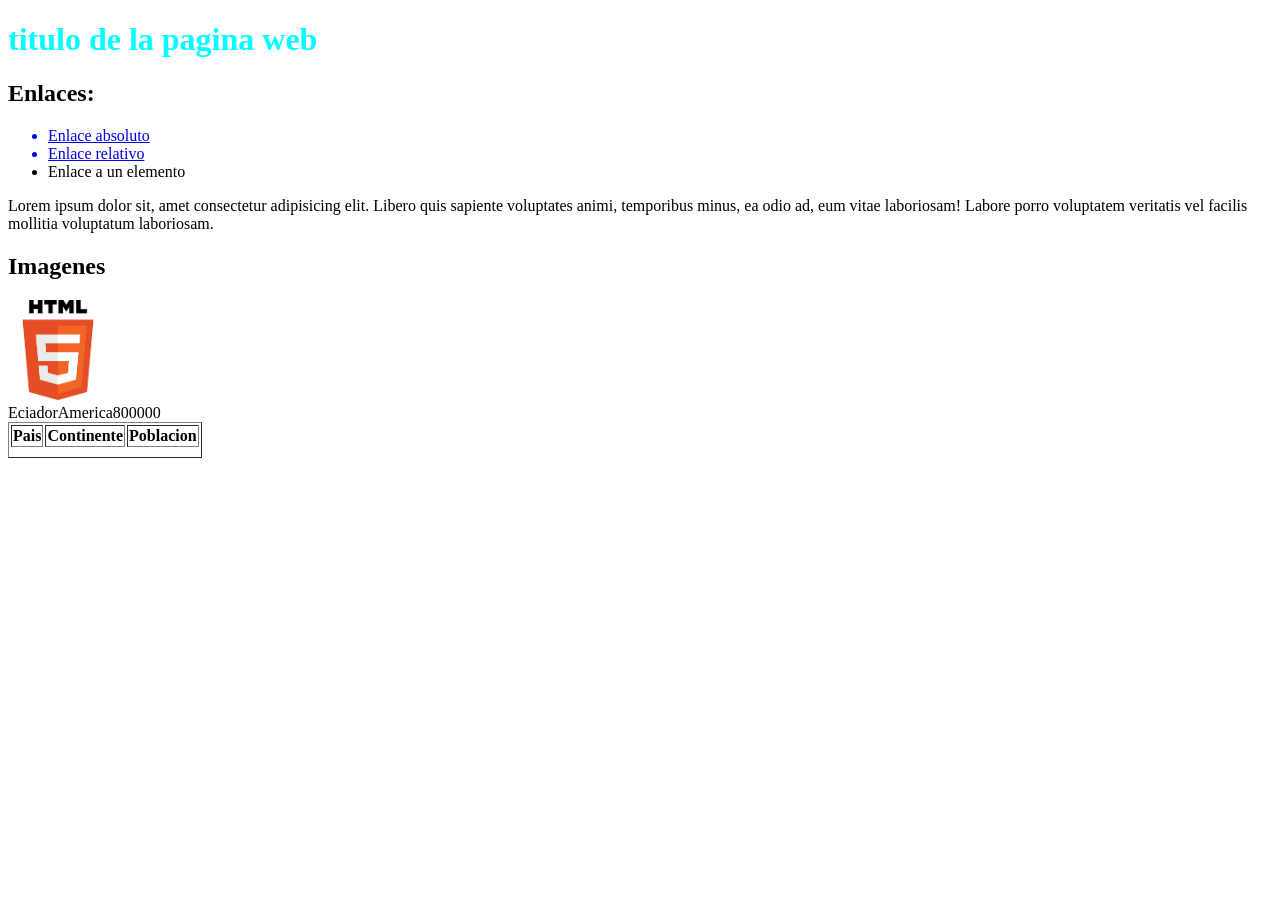
<file: index.html>
<!DOCTYPE html>
<htlm  lang= "en">
<head>
   <meta charset="UTF-8">
   <meta name="viewport" content="width=device-width, initial-scale=1.0">
   <title>Primera web</title>
</head>
<body>
</body>
<div>
   <header>
     <h1 style="color: aqua;" text-align:center; front-size:30px>titulo de la pagina web</h1>
     <!--etiqueta de tipo enlace
     existen tres tipos de enlaces:
     enlace absoluto-> permite hacer referencia a los recursos que estan dentro
     enlace relativo-> hace referencia a un recurso que esta dentro del 
     del documento html
     enlace a un elemento-> hace referencia a un  elemento del mismo documento donde trabaja mediate contenedores
     la etiqueta que vamos a utilizar es la etiqueta <a></a>-->
     <h2>Enlaces:</h2>
   <ul>
      <a href="https://youtu.be/UwgVgOxdcnc?si=MhQ94SbO9nate5Hi"target="_blank"><li>Enlace absoluto</li></a>
      <a href="vistas/contacto.html"><li>Enlace relativo</li></a>
      <a><li href="#personal">Enlace a un elemento</li></a>

   </ul>

   </header>
</div>

   <section id="personal">
      <p>
         Lorem ipsum dolor sit, amet consectetur 
         adipisicing elit. Libero quis sapiente voluptates animi, temporibus minus, ea odio ad, eum vitae laboriosam! Labore porro voluptatem veritatis vel facilis mollitia voluptatum laboriosam.
      </p>
   </section>
   <!--etiqueta de imagenes-->
   <section>
      <h2>Imagenes</h2>
      <img src="img/images.png" alt="Imagen html" title="Imagenes" width="100px" height="100px">
   </section>
   <!--tabla-->
   <section>
      <table border="1px solid">
            <thead>
               <th>Pais</th>
               <th>Continente</th>
               <th>Poblacion</th>
            </thead>
            <tbody>
               <tr>
               <tr>Eciador</tr>
               <tr>America</tr>
               <tr>800000</tr>
               </tr>
             </tbody>

      
      </table>
   </section>

  
</body>
</html>
</file>
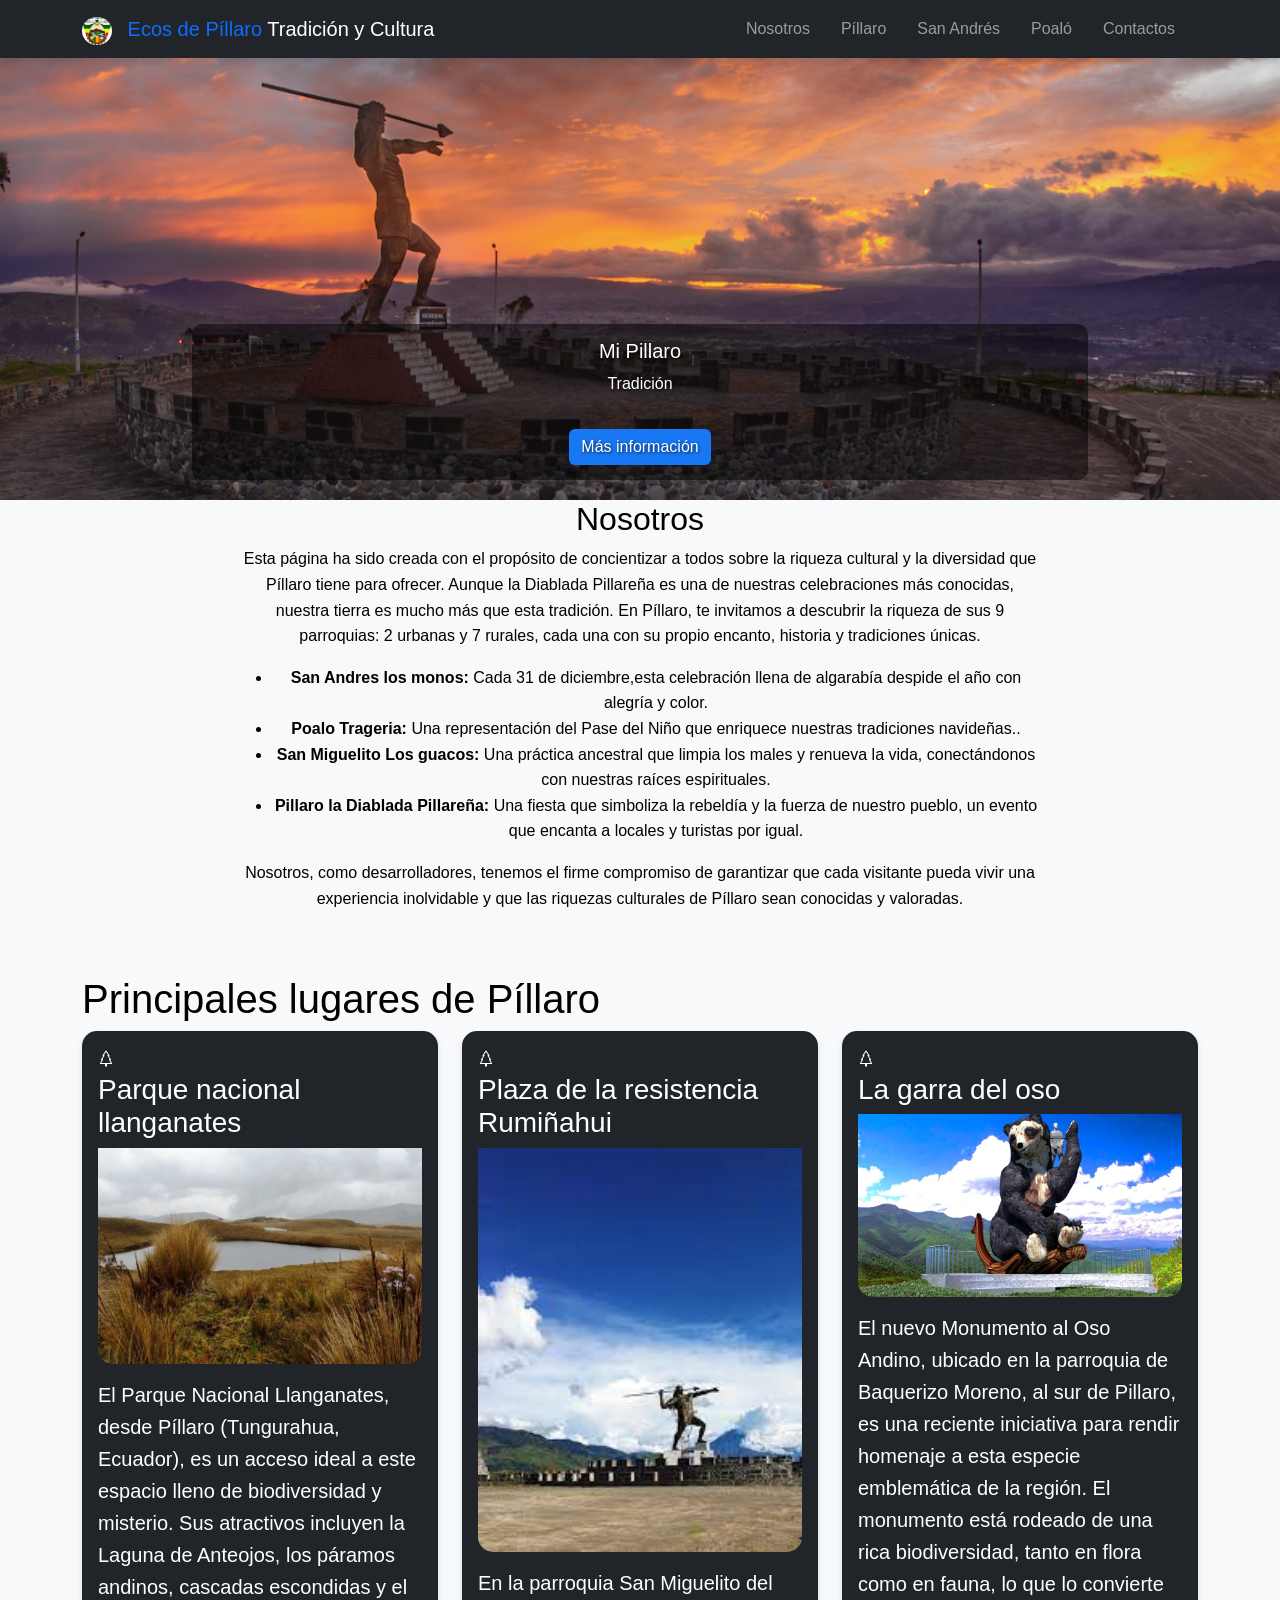
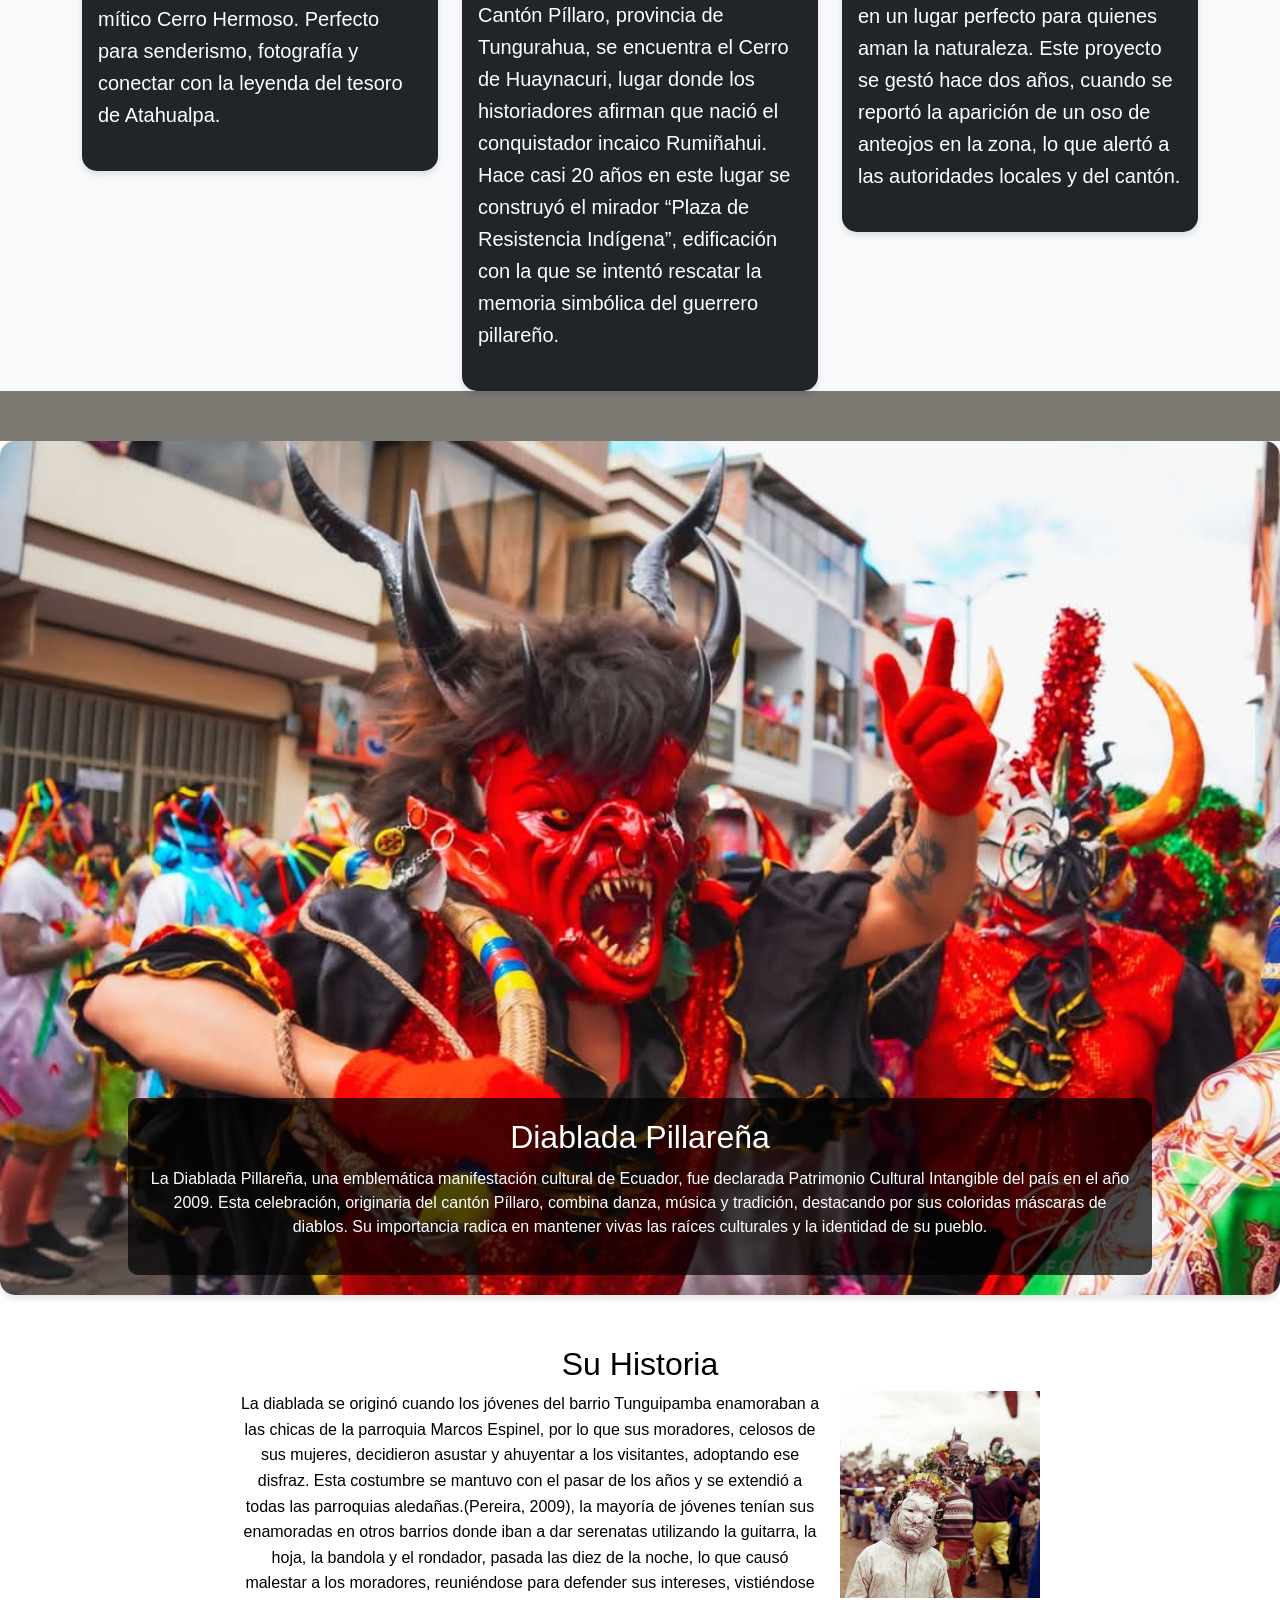
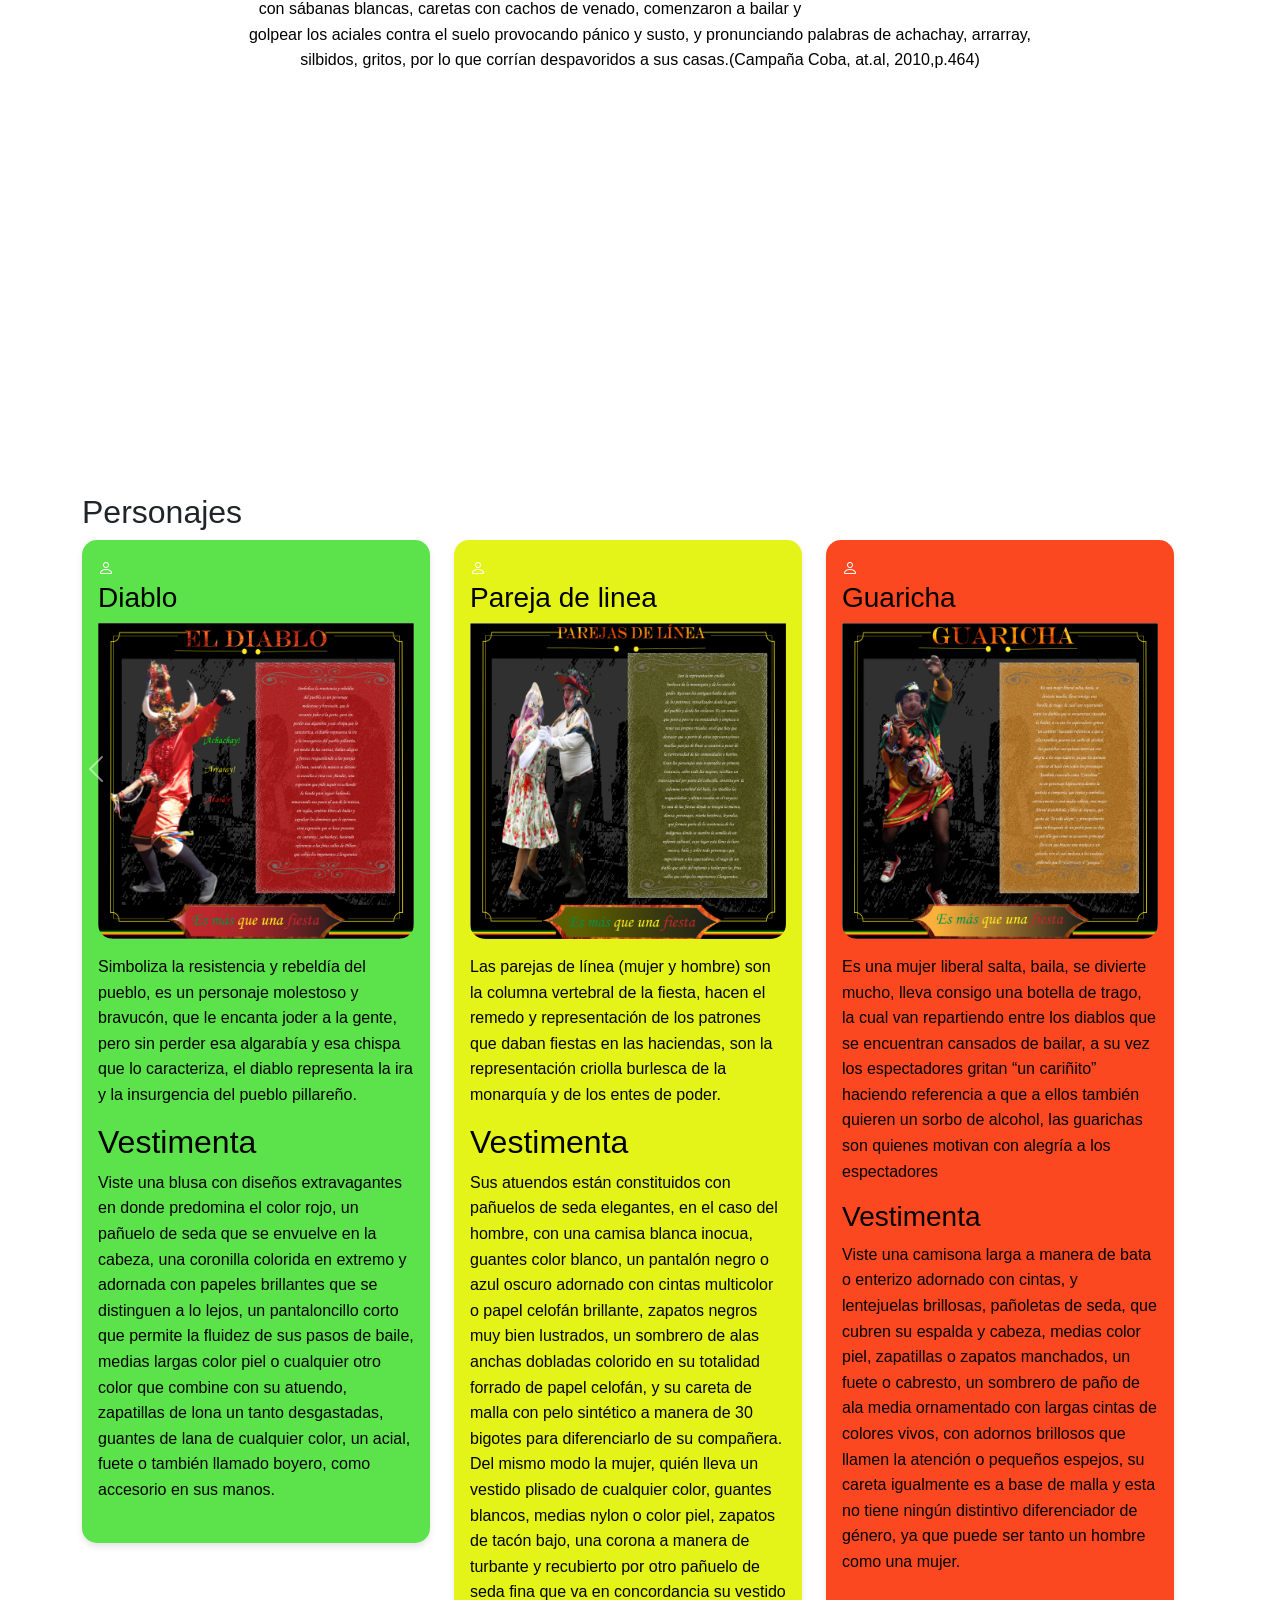
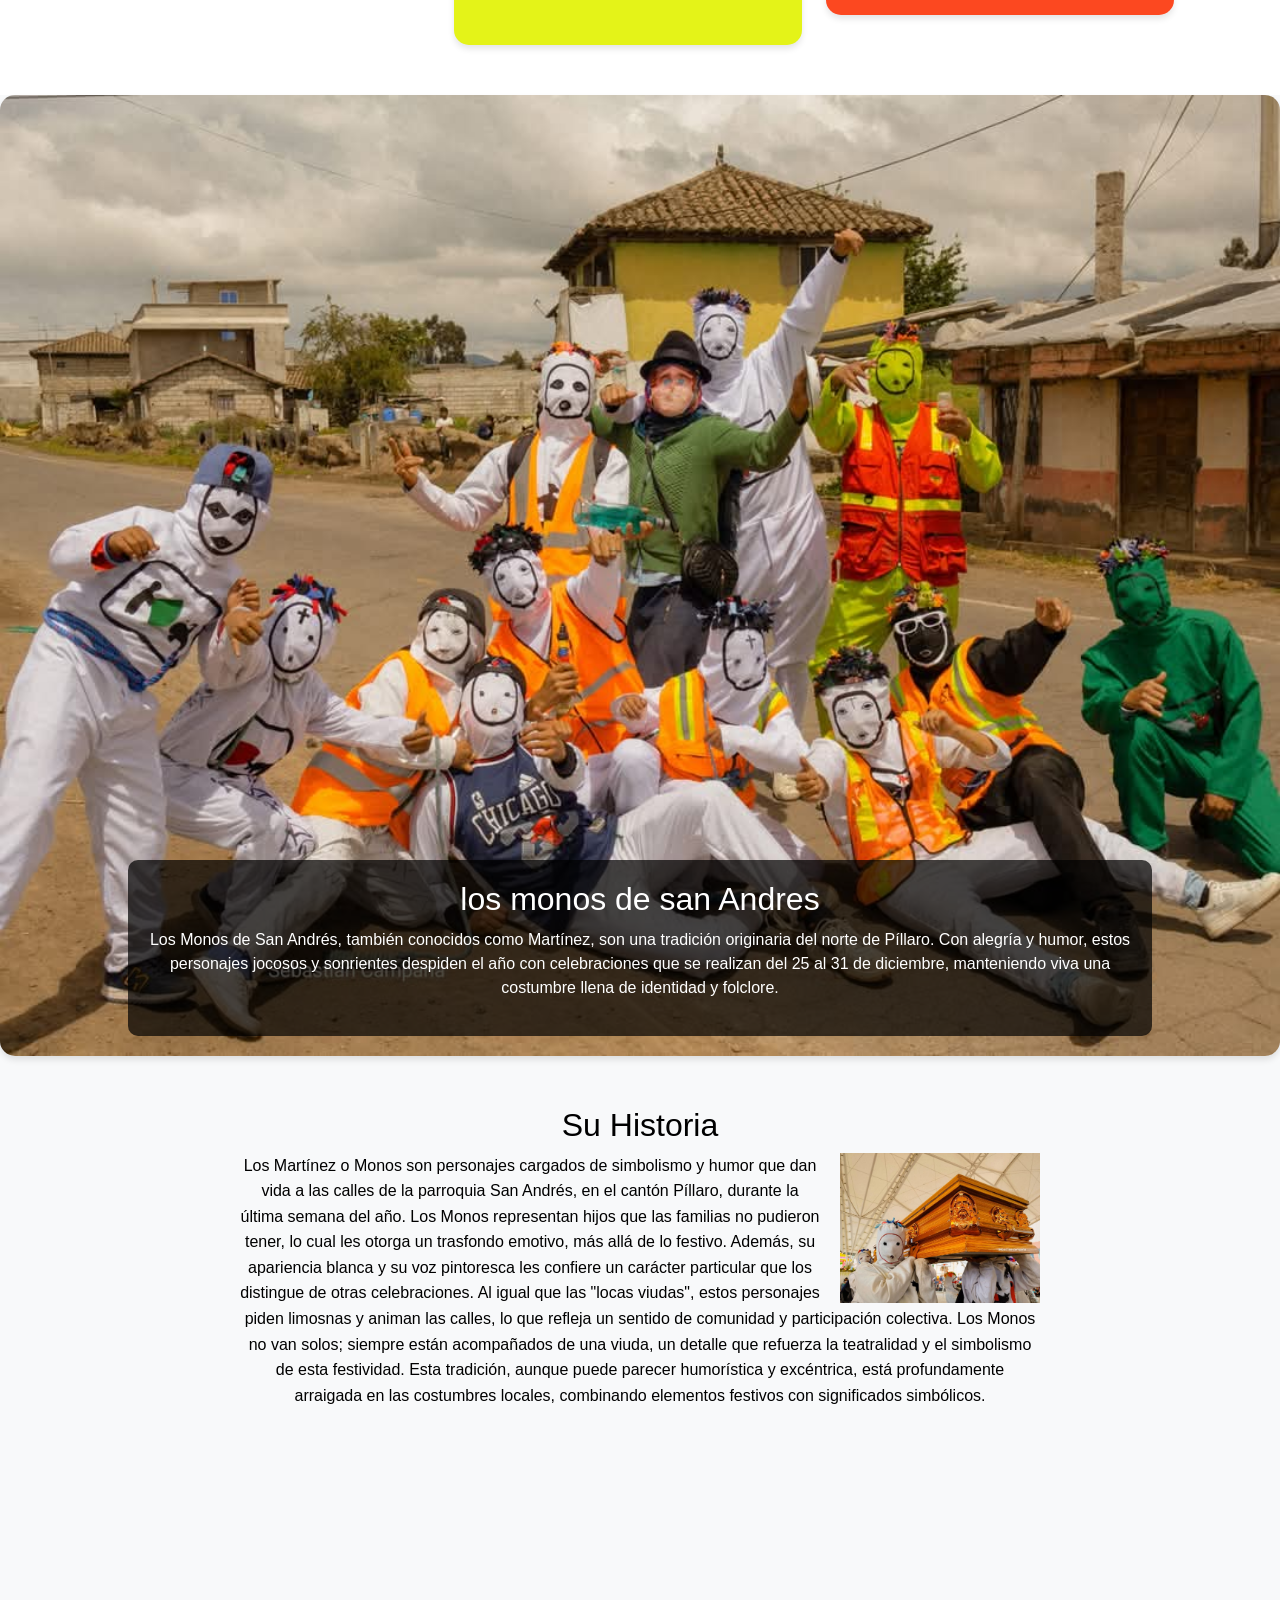
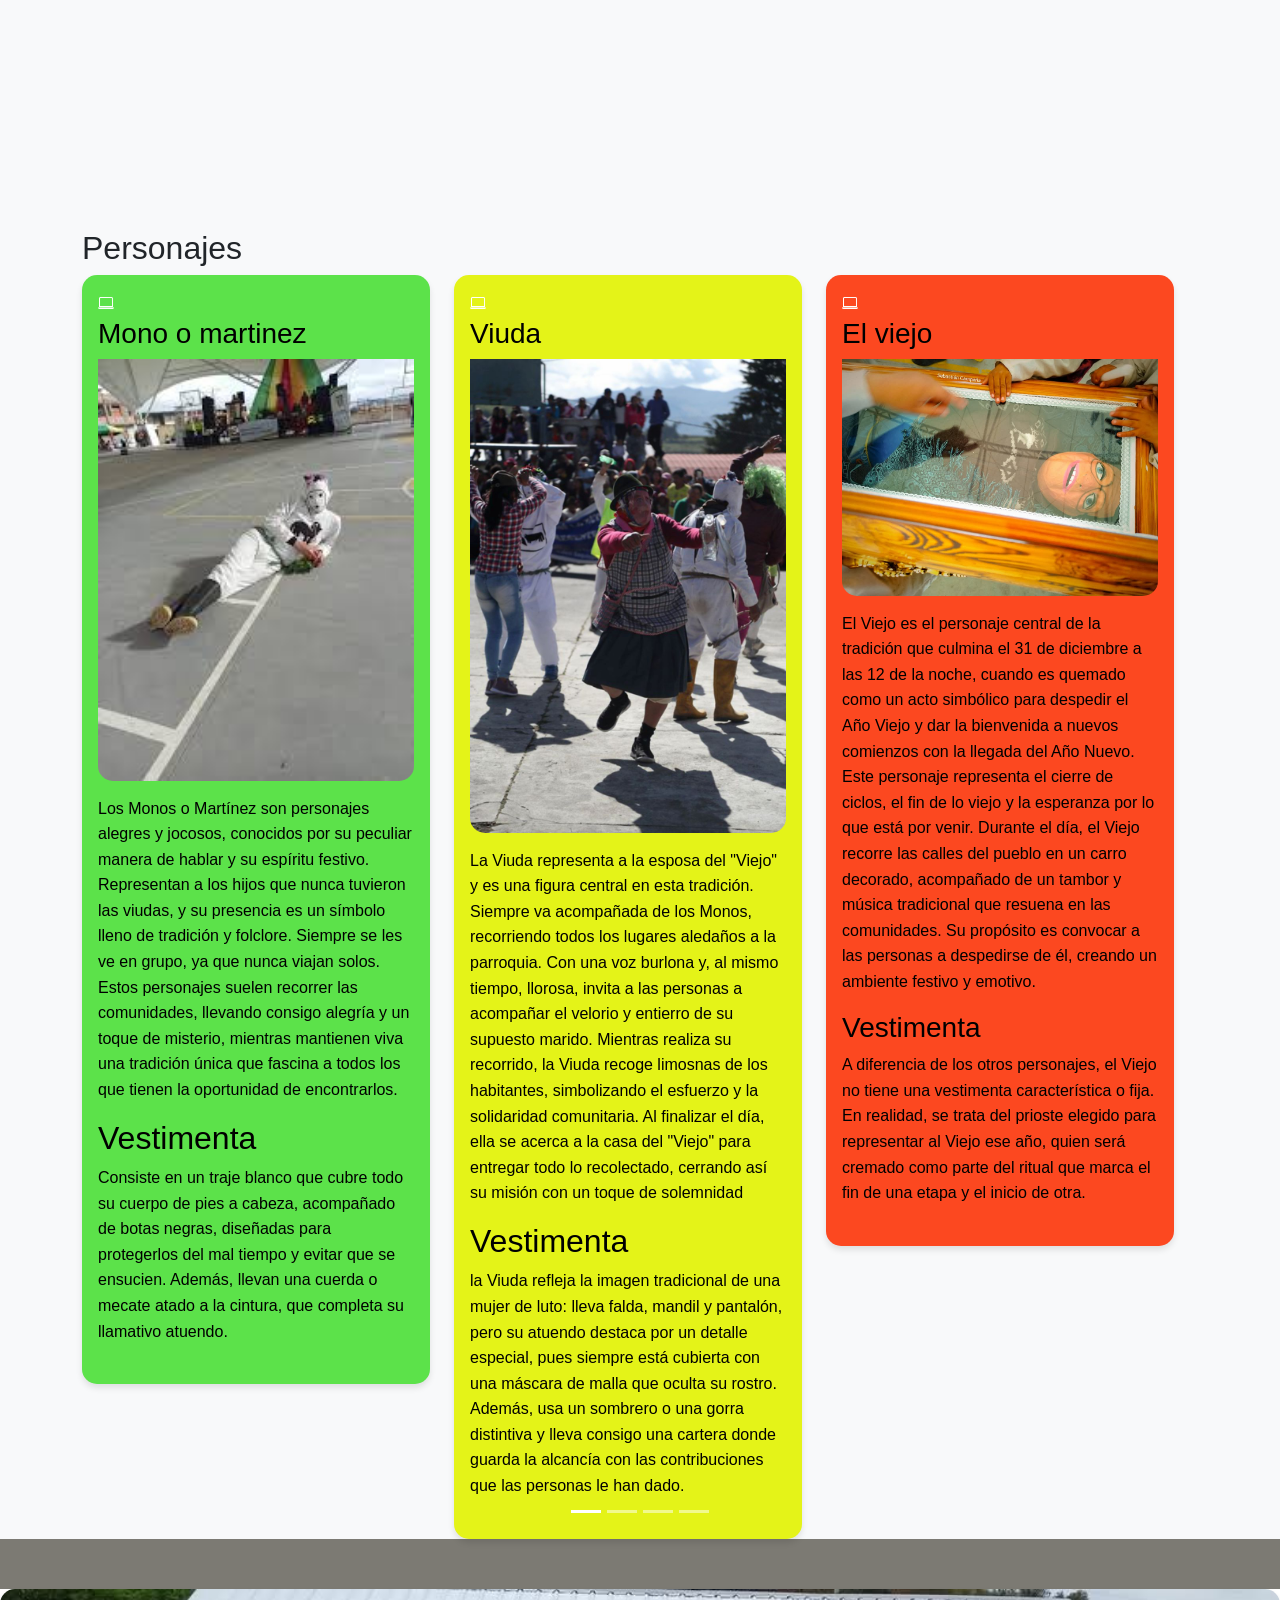
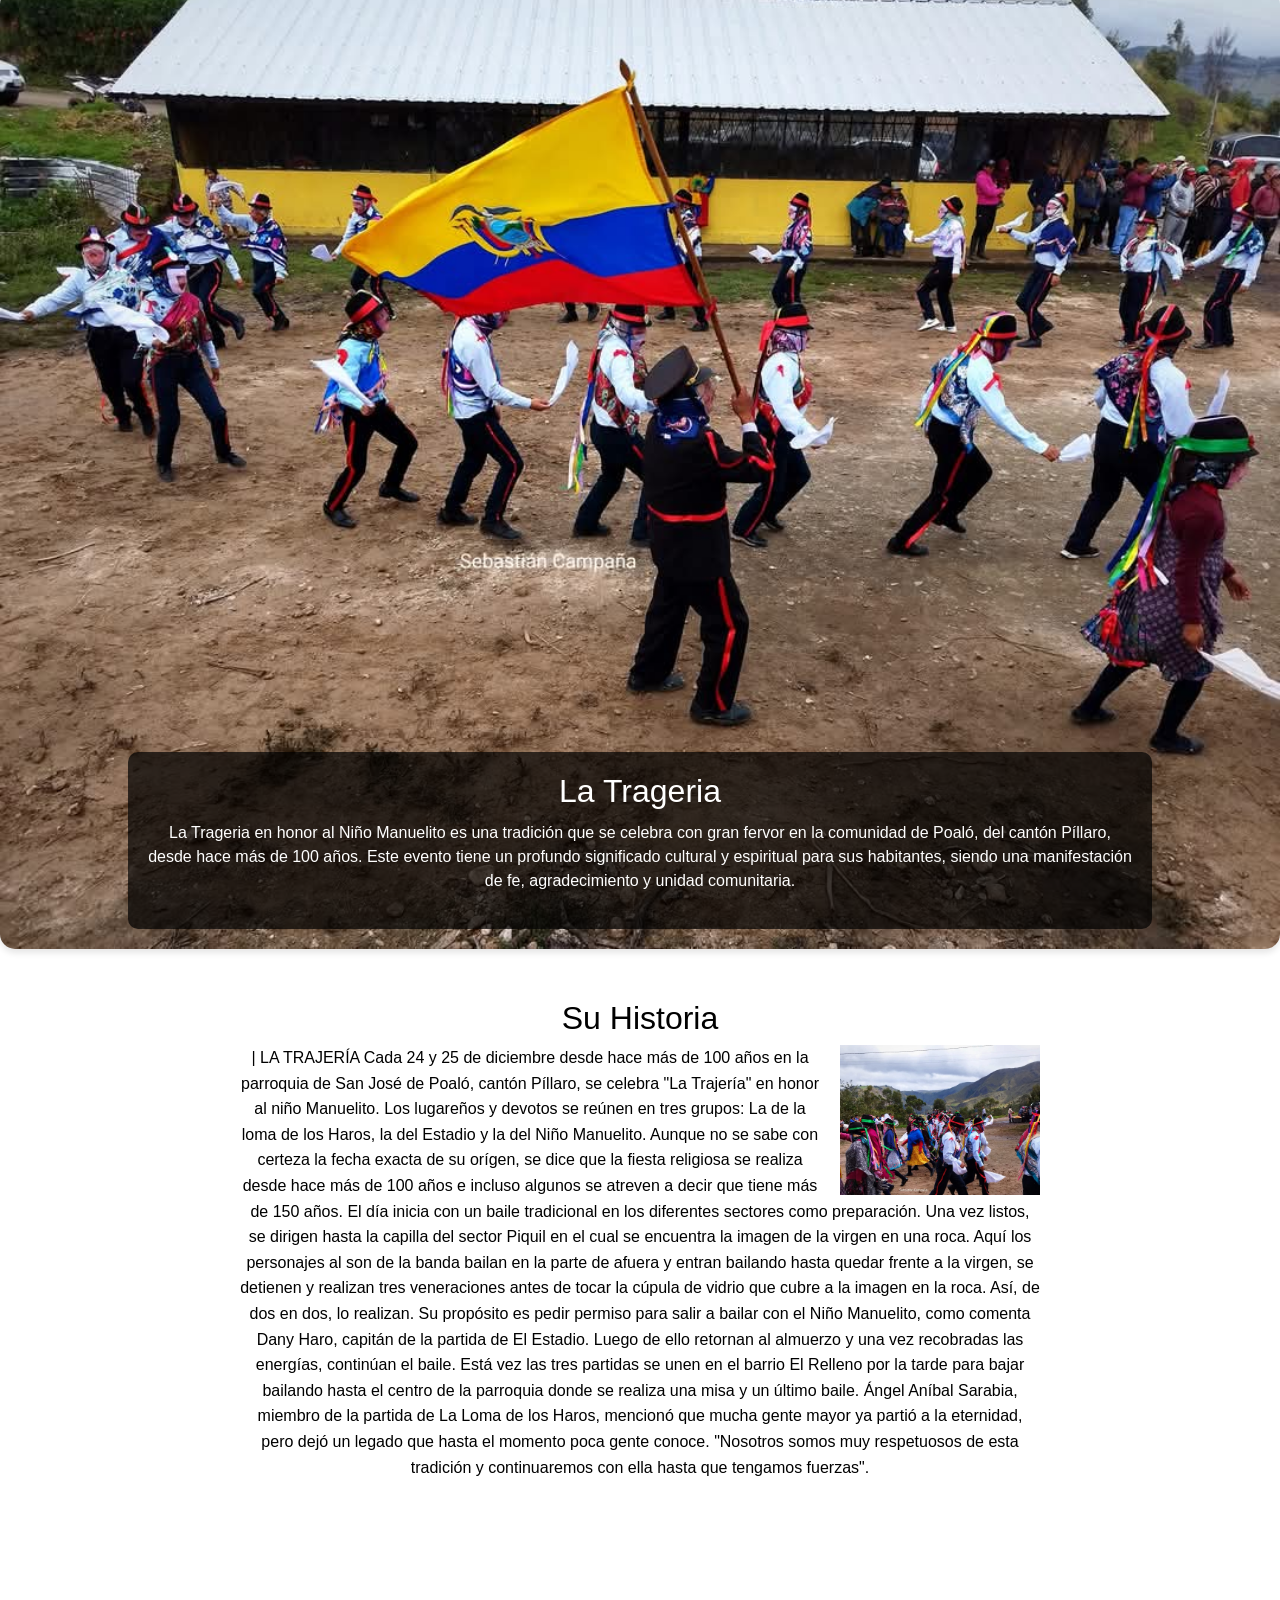
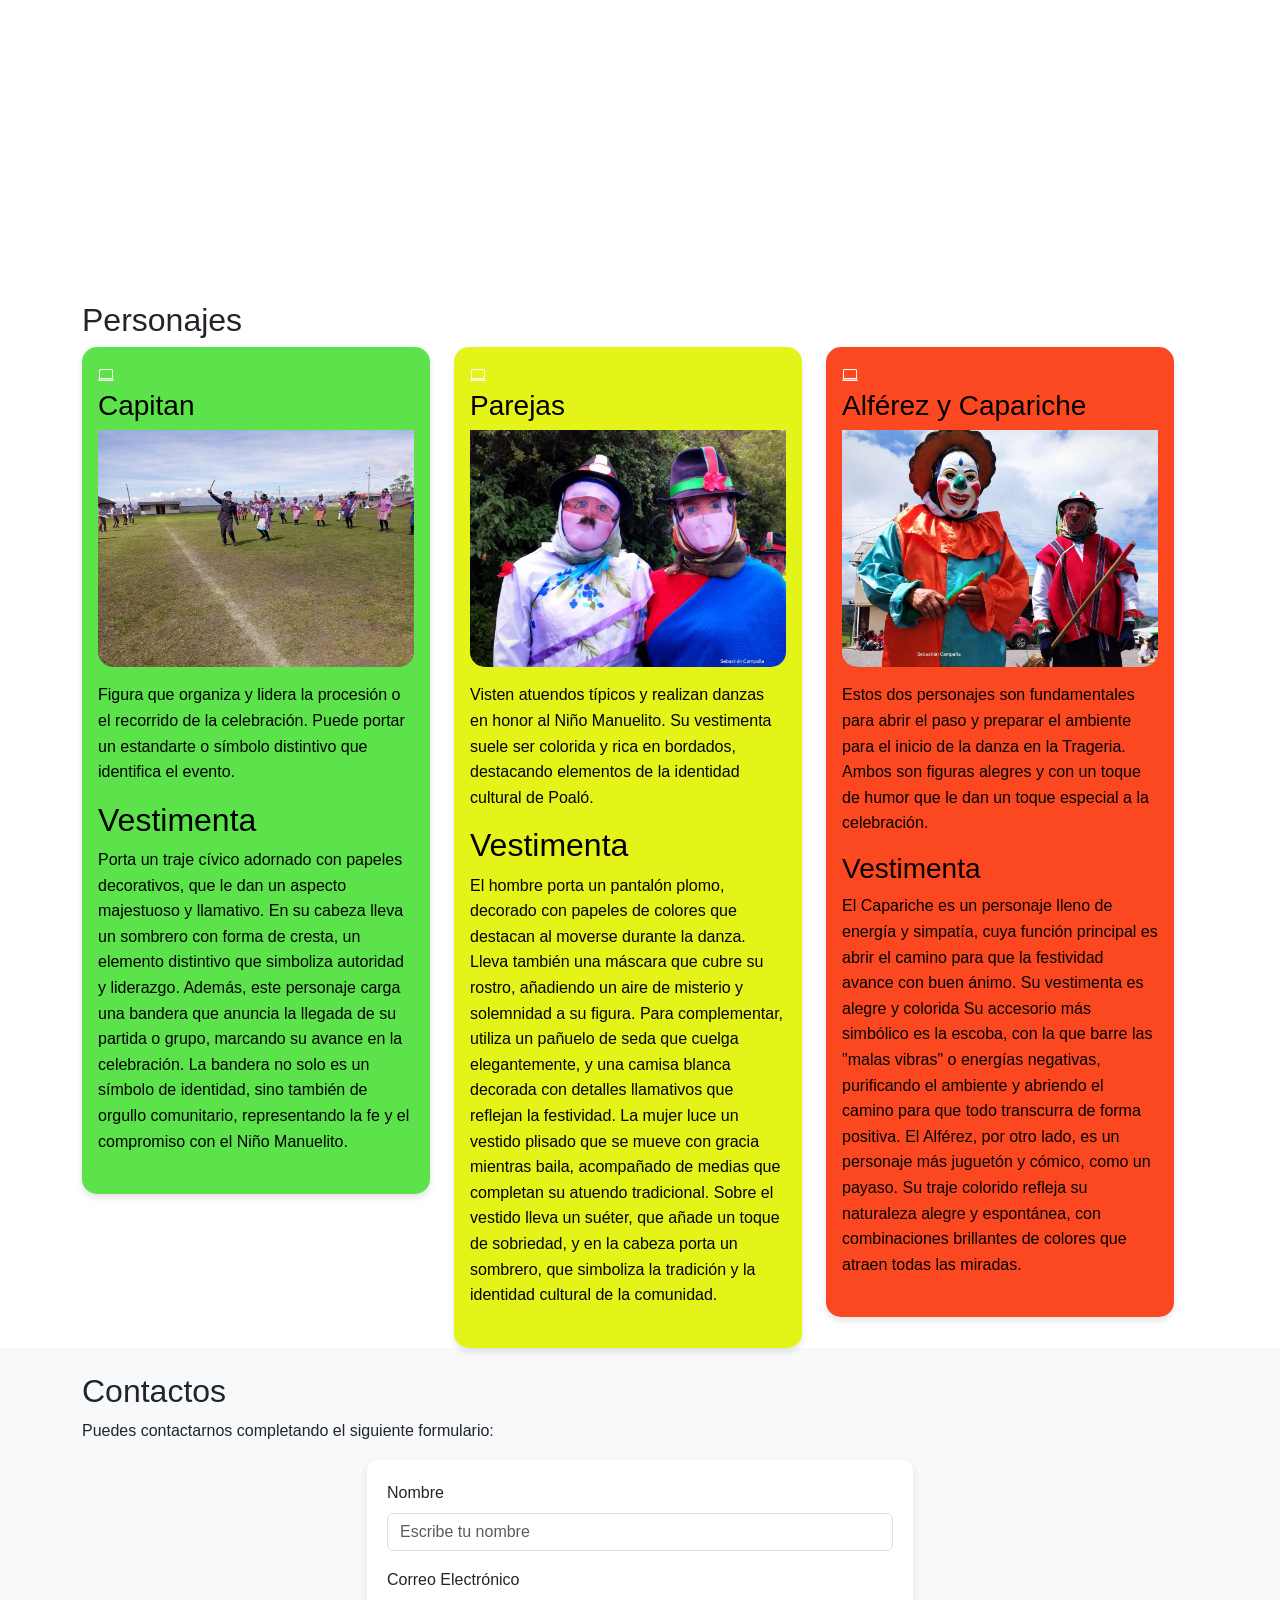
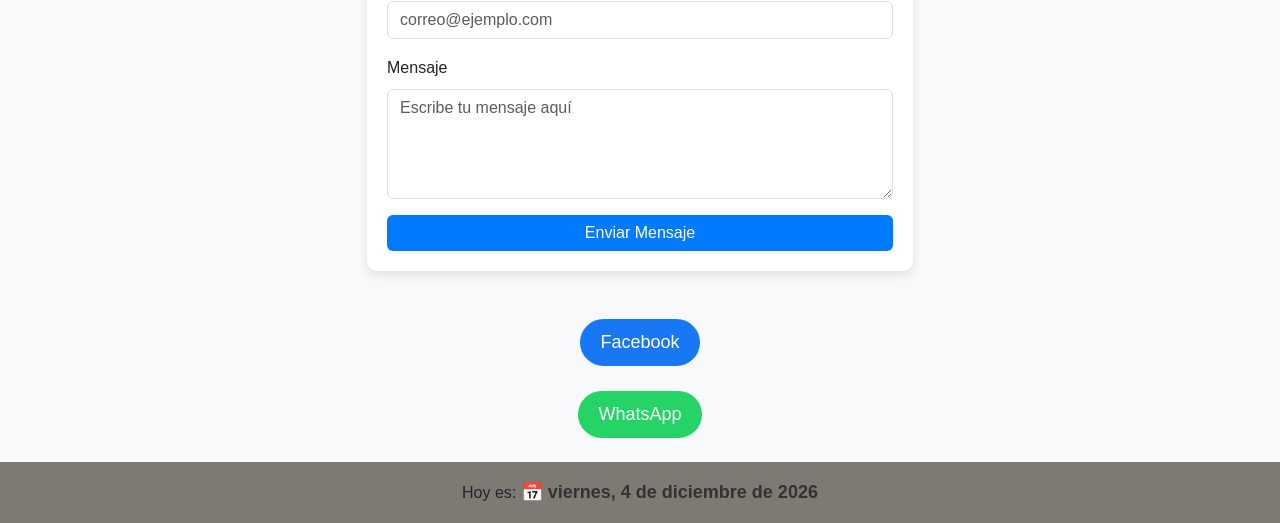
<file: diseño/index.html>
<!DOCTYPE html>
<html lang="es">
<head>
    <meta charset="UTF-8">
    <meta name="viewport" content="width=device-width, initial-scale=1.0">
    <title>Ecos de Píllaro Tradición y Cultura</title>
    <link href="https://cdn.jsdelivr.net/npm/bootstrap@5.3.3/dist/css/bootstrap.min.css" rel="stylesheet" integrity="sha384-QWTKZyjpPEjISv5WaRU9OFeRpok6YctnYmDr5pNlyT2bRjXh0JMhjY6hW+ALEwIH" crossorigin="anonymous">
<link rel="stylesheet" href="https://cdn.jsdelivr.net/npm/bootstrap-icons@1.7.2/font/bootstrap-icons.css">
    <link rel="stylesheet" href="style.css">
    
    
</head>
<body>

    
    <nav class="navbar navbar-expand-lg navbar-dark bg-dark fixed-top">
        <div class="container">
            <a href="#" class="navbar-brand">
                <img src="Pillaro/ESCUDO.jpg" alt="Escudo de Píllaro" width="30"> 
                <span class="text-primary">Ecos de Píllaro</span> Tradición y Cultura
            </a>
            <button class="navbar-toggler" type="button" data-bs-toggle="collapse" data-bs-target="#navbarS"
                aria-controls="navbarS" aria-expanded="false" aria-label="Toggle navigation">
                <span class="navbar-toggler-icon"></span>
            </button>
            <div class="collapse navbar-collapse" id="navbarS">
                <ul class="navbar-nav ms-auto mb-2 mb-lg-0">
                    <li class="nav-item"><a href="#nosotros" class="nav-link">Nosotros</a></li>
                    <li class="nav-item"><a href="#pillaro" class="nav-link">Píllaro</a></li>
                    <li class="nav-item"><a href="#san-andres" class="nav-link">San Andrés</a></li>
                    <li class="nav-item"><a href="#poalo" class="nav-link">Poaló</a></li>
                    <li class="nav-item"><a href="#contactos" class="nav-link">Contactos</a></li>
                </ul>
            </div>
        </div>
    </nav>
    <div id="carouselE" class="carousel slide" data-bs-ride="carousel">
        <div class="carousel-indicators">
            <button type="button" data-bs-target="#carouselE" data-bs-slide-to="0" class="active" aria-current="true"
                aria-label="slide 1"></button>
            <button type="button" data-bs-target="#carouselE" data-bs-slide-to="1" aria-label="slide 2"></button>
            <button type="button" data-bs-target="#carouselE" data-bs-slide-to="2" aria-label="slide 3"></button>
            <button type="button" data-bs-target="#carouselE" data-bs-slide-to="3" aria-label="slide 4"></button>
        </div>

        <div class="carousel-inner">
            <div class="carousel-item active">
                <img src="Pillaro/RUMINAHUI-2.webp" class="d-block w-100" alt="">
                <div class="carousel-caption">
                    <h5>Mi Pillaro</h5>
                    <p>Tradición</p>
                    <a href="https://www.youtube.com/watch?v=211QMQzpiok" class="btn btn-primary mt-3"
                        target="_blank">Más información</a>
                </div>
            </div>
            <div class="carousel-item">
                <img src="Pillaro/img 11.jpg" class="d-block w-100" alt="">
                <div class="carousel-caption">
                    <h5>Mi Pillaro</h5>
                    <a href="https://www.youtube.com/watch?v=211QMQzpiok" class="btn btn-primary mt-3"
                        target="_blank">Más información</a>
                </div>
            </div>
            <div class="carousel-item">
                <img src="Pillaro/img 4.jpg" class="d-block w-100" alt="">
                <div class="carousel-caption">
                    <h5>Mi Pillaro</h5>
                    <p>Cultura</p>
                    <a href="https://www.youtube.com/watch?v=211QMQzpiok" class="btn btn-primary mt-3"
                        target="_blank">Más información</a>
                </div>
            </div>
            <div class="carousel-item">
                <img src="Pillaro/Píllaro 70.jpg" class="d-block w-100" alt="">
                <div class="carousel-caption">
                    <h5>Mi Pillaro</h5>
                    <p>Vida</p>
                    <a href="https://www.youtube.com/watch?v=211QMQzpiok" class="btn btn-primary mt-3"
                        target="_blank">Más información</a>
                </div>
            </div>
        </div>
        <button class="carousel-control-prev" type="button" data-bs-target="#carouselE" data-bs-slide="prev">
            <span class="carousel-control-prev-icon" aria-hidden="true"></span>
            <span class="visually-hidden">Previous</span>
        </button>
        <button class="carousel-control-next" type="button" data-bs-target="#carouselE" data-bs-slide="next">
            <span class="carousel-control-next-icon" aria-hidden="true"></span>
            <span class="visually-hidden">Next</span>
        </button>

    
    <section id="nosotros" class="bg-light">
        <div class="container">
            <div class="row">
                <div class="col-md-12">
                    <div class="section-header text-center text-white pb-5">

                        <h2 class="text-black">Nosotros</h2>
                        <p class="text-black">
                            Esta página ha sido creada con el propósito de concientizar a todos sobre la riqueza
                            cultural y la diversidad que Píllaro tiene para ofrecer. Aunque la Diablada Pillareña es
                            una
                            de nuestras celebraciones más conocidas, nuestra tierra es mucho más que esta tradición.
                            En Píllaro, te invitamos a descubrir la riqueza de sus 9 parroquias: 2 urbanas y 7
                            rurales,
                            cada una con su propio encanto, historia y tradiciones únicas.
                        </p>
                        <ul class="text-black">
                            <li><b>San Andres los monos:</b> Cada 31 de diciembre,esta celebración llena de
                                algarabía
                                despide el año con alegría y color.</li>
                            <li><b>Poalo Trageria:</b> Una representación del Pase del Niño que enriquece
                                nuestras
                                tradiciones navideñas..</li>
                            <li><b>San Miguelito Los guacos:</b> Una práctica ancestral que limpia los males y
                                renueva la vida, conectándonos con nuestras raíces espirituales.</li>
                            <li><b>Pillaro la Diablada Pillareña:</b> Una fiesta que simboliza la rebeldía y la
                                fuerza de nuestro pueblo, un evento que encanta a locales y turistas por igual.</li>
                        </ul>
                        <p class="text-black">Nosotros, como desarrolladores, tenemos el firme compromiso de
                            garantizar
                            que cada visitante pueda vivir una experiencia inolvidable y que las riquezas culturales
                            de
                            Píllaro sean conocidas y valoradas.</p>
                    </div>
                </div>
            </div>
            <h1 class="text-black">Principales lugares de Píllaro</h1>
            <div class="row">
                <div class="col-12 col-md-12 col-lg-4">
                    <div class="card text-white text-start bg-dark pb-2">
                        <div class="card-body">
                            <i class="bi bi-tree"></i>
                            <h3 class="card-title">Parque nacional llanganates</h3>
                            <img src="Pillaro/llanganates.jpg" alt="150" width="150">
                            <p class="lead">
                                El Parque Nacional Llanganates, desde Píllaro (Tungurahua, Ecuador), es un acceso
                                ideal
                                a este espacio lleno de biodiversidad y misterio. Sus atractivos incluyen la Laguna
                                de
                                Anteojos, los páramos andinos, cascadas escondidas y el mítico Cerro Hermoso.
                                Perfecto
                                para senderismo, fotografía y conectar con la leyenda del tesoro de Atahualpa.
                            </p>
                        </div>
                    </div>
                </div>
                <div class="col-12 col-md-12 col-lg-4">
                    <div class="card text-white text-start bg-dark pb-2">
                        <div class="card-body">
                            <i class="bi bi-tree"></i>
                            <h3 class="card-title">Plaza de la resistencia Rumiñahui</h3>
                            <img src="Pillaro/images (4).jpg" alt="150" width="150">
                            <p class="lead">
                                En la parroquia San Miguelito del Cantón Píllaro, provincia de Tungurahua, se
                                encuentra
                                el Cerro de Huaynacuri, lugar donde los historiadores afirman que nació el
                                conquistador
                                incaico Rumiñahui. Hace casi 20 años en este lugar se construyó el mirador “Plaza de
                                Resistencia Indígena”, edificación con la que se intentó rescatar la memoria
                                simbólica
                                del guerrero pillareño.
                            </p>
                        </div>
                    </div>
                </div>
                <div class="col-12 col-md-12 col-lg-4">
                    <div class="card text-white text-start bg-dark pb-2">
                        <div class="card-body">
                            <i class="bi bi-tree"></i>
                            <h3 class="card-title">La garra del oso</h3>
                            <img src="Pillaro/oso.jpg" alt="150" width="150">
                            <p class="lead">
                                El nuevo Monumento al Oso Andino, ubicado en la parroquia de Baquerizo Moreno, al
                                sur de
                                Pillaro, es una reciente iniciativa para rendir homenaje a esta especie emblemática
                                de
                                la región. El monumento está rodeado de una rica biodiversidad, tanto en flora como
                                en
                                fauna, lo que lo convierte en un lugar perfecto para quienes aman la naturaleza.
                                Este
                                proyecto se gestó hace dos años, cuando se reportó la aparición de un oso de
                                anteojos en
                                la zona, lo que alertó a las autoridades locales y del cantón.
                            </p>
                        </div>
                    </div>
                </div>
            </div>
        </div>
    </section>

    <section id="pillaro" class="bg-white">
        <div class="wrapper">
            <img src="Pillaro/Imagen de WhatsApp 2025-01-22 a las 10.30.42_69ffba08.jpg" alt="">
            <div class="text-box">
                <h2>Diablada Pillareña</h2>
                <p>
                    La Diablada Pillareña, una emblemática manifestación cultural de Ecuador, fue declarada
                    Patrimonio
                    Cultural Intangible del país en el año 2009. Esta celebración, originaria del cantón Píllaro,
                    combina danza, música y tradición, destacando por sus coloridas máscaras de diablos. Su
                    importancia
                    radica
                    en mantener vivas las raíces culturales y la identidad de su pueblo.
                </p>
            </div>
        </div>
        <section class="services section-padding">
            <div class="container">
                <div class="row">
                    <div class="col-md-12">
                        <div class="section-header text-center text-white pb-5">

                            <h2 class="text-black">Su Historia</h2>
                            <img src="Pillaro/diablo1.jpg" alt="Primeras caretas confeccionadas de la diablada"
                                style="float: right; margin-left: 20px; width: 200px;">
                            <p class="text-black">
                                La diablada se originó cuando los jóvenes
                                del barrio Tunguipamba enamoraban a las chicas de la parroquia Marcos Espinel,
                                por lo que sus moradores, celosos de sus mujeres, decidieron asustar y ahuyentar a
                                los
                                visitantes,
                                adoptando ese disfraz. Esta costumbre se mantuvo con el pasar de los años y se
                                extendió
                                a todas las parroquias aledañas.(Pereira, 2009), la mayoría de jóvenes tenían sus
                                enamoradas
                                en otros barrios donde iban a dar serenatas utilizando la guitarra, la hoja, la
                                bandola
                                y el
                                rondador, pasada las diez de la noche, lo que causó malestar a los moradores,
                                reuniéndose
                                para defender sus intereses, vistiéndose con sábanas blancas, caretas con cachos de
                                venado,
                                comenzaron a bailar y golpear los aciales contra el suelo provocando pánico y susto,
                                y
                                pronunciando palabras de achachay, arrarray, silbidos, gritos, por lo que corrían
                                despavoridos
                                a sus casas.(Campaña Coba, at.al, 2010,p.464)
                            </p>
                            <div class="video-container" style="text-align: center; margin-top: 20px;">
                                <iframe width="560" height="315" src="https://www.youtube.com/embed/vOt4kl7RGm0" 
                                    title="Diablada Pillareña" frameborder="0" allow="accelerometer; autoplay; clipboard-write; encrypted-media; gyroscope; picture-in-picture" allowfullscreen>
                                </iframe>
                            </div>
                        </div>
                    </div>
                    <h2>Personajes</h2>
                    <div class="row">
                        <div class="col-12 col-md-12 col-lg-4">
                            <div class="card text-white text-start pb-2" style="background-color: #5ce24a;">
                                <div class="card-body">
                                    <i class="bi bi-person"></i>
                                    <h3 class="card-title text-black">Diablo</h3>
                                    <img src="Pillaro/diablo.jpg" alt="150" width="150">
                                    <p class="text-black">
                                        Simboliza la resistencia y rebeldía del pueblo, es un personaje molestoso y
                                        bravucón, que le encanta joder a la gente, pero sin perder esa algarabía y
                                        esa
                                        chispa que lo caracteriza, el diablo representa la ira y la insurgencia del
                                        pueblo pillareño.
                                        <h2 class="card-title text-black">Vestimenta</h2>
                                        <p class="text-black">Viste una blusa con diseños extravagantes en donde
                                          predomina el color rojo, un
                                          pañuelo de seda que se envuelve en la cabeza, una coronilla colorida en
                                          extremo
                                          y adornada con papeles brillantes que se distinguen a lo lejos, un
                                          pantaloncillo
                                          corto que permite la fluidez de sus pasos de baile, medias largas color piel
                                          o
                                          cualquier otro color que combine con su atuendo, zapatillas de lona un tanto
                                          desgastadas, guantes de lana de cualquier color, un acial, fuete o también
                                          llamado boyero, como accesorio en sus manos.
                                        </p>
                                    </p>
                                </div>
                            </div>
                        </div>
                        <div class="col-12 col-md-12 col-lg-4">
                            <div class="card text-white text-start pb-2" style="background-color: #e4f318;">
                                <div class="card-body">
                                    <i class="bi bi-person"></i>
                                    <h3 class="card-title text-black">Pareja de linea</h3>
                                    <img src="Pillaro/pareja.jpg" alt="150" width="150">
                                    <p class="text-black">
                                        Las parejas de línea (mujer y hombre) son la columna vertebral de la fiesta,
                                        hacen el remedo y representación de los patrones que daban fiestas en las
                                        haciendas, son la representación criolla burlesca de la monarquía y de los
                                        entes
                                        de poder.
                                    <h2 class="card-title text-black">Vestimenta</h2>
                                    <p class="text-black">Sus atuendos están constituidos con pañuelos de seda
                                        elegantes, en el caso del
                                        hombre, con una camisa blanca inocua, guantes color blanco, un pantalón
                                        negro o
                                        azul oscuro adornado con cintas multicolor o papel celofán brillante,
                                        zapatos
                                        negros muy bien lustrados, un sombrero de alas anchas dobladas colorido en
                                        su
                                        totalidad forrado de papel celofán, y su careta de malla con pelo sintético
                                        a
                                        manera de 30 bigotes para diferenciarlo de su compañera. Del mismo modo la
                                        mujer, quién lleva un vestido plisado de cualquier color, guantes blancos,
                                        medias nylon o color piel, zapatos de tacón bajo, una corona a manera de
                                        turbante y recubierto por otro pañuelo de seda fina que va en concordancia
                                        su
                                        vestido</p>
                                    </p>
                                </div>
                            </div>
                        </div>
                        <div class="col-12 col-md-12 col-lg-4">
                            <div class="card text-white text-start pb-2" style="background-color: #fc4820;">
                                <div class="card-body">
                                    <i class="bi bi-person"></i>
                                    <h3 class="card-title text-black">Guaricha</h3>
                                    <img src="Pillaro/guaricha.jpg" alt="150" width="150">
                                    <p class="text-black">
                                        Es una mujer liberal salta, baila, se divierte mucho, lleva consigo una
                                        botella
                                        de trago, la cual van repartiendo entre los diablos que se encuentran
                                        cansados
                                        de bailar, a su vez los espectadores gritan “un cariñito” haciendo
                                        referencia a
                                        que a ellos también quieren un sorbo de alcohol, las guarichas son quienes
                                        motivan con alegría a los espectadores
                                    <h3 class="text-black">Vestimenta</h3>
                                    <p class="card-title text-black">Viste una camisona larga a manera de bata o
                                        enterizo adornado con cintas, y
                                        lentejuelas brillosas, pañoletas de seda, que cubren su espalda y cabeza,
                                        medias
                                        color piel, zapatillas o zapatos manchados, un fuete o cabresto, un sombrero
                                        de
                                        paño de ala media ornamentado con largas cintas de colores vivos, con
                                        adornos
                                        brillosos que llamen la atención o pequeños espejos, su careta igualmente es
                                        a
                                        base de malla y esta no tiene ningún distintivo diferenciador de género, ya
                                        que
                                        puede ser tanto un hombre como una mujer.</p>

                                    </p>
                                </div>
                            </div>
                        </div>
                    </div>
                </div>
            </div>
        </section>

  
    <section id="san-andres" class="bg-light">
        <div class="wrapper">
            <img src="Pillaro/monos1.jpg" alt="">
            <div class="text-box">
                <h2>los monos de san Andres</h2>
                <p>
                    Los Monos de San Andrés, también conocidos como Martínez, son una tradición originaria del norte de
                    Píllaro. Con alegría y humor, estos personajes jocosos y sonrientes despiden el año con
                    celebraciones que se realizan del 25 al 31 de diciembre, manteniendo viva una costumbre llena de
                    identidad y folclore.
                </p>

            </div>
        </div>
        <section class="services section-padding">
            <div class="container">
                <div class="row">
                    <div class="col-md-12">
                        <div class="section-header text-center text-white pb-5">

                            <h2 class="text-black">Su Historia</h2>
                            <img src="Pillaro/mono2.jpg" alt="monos y su tradición"
                                style="float: right; margin-left: 20px; width: 200px;">
                            <p class="text-black">
                                Los Martínez o Monos son personajes
                                cargados de simbolismo y humor que dan vida a las calles de la parroquia San Andrés, en
                                el cantón Píllaro, durante la última semana del año. Los Monos representan hijos que las
                                familias no pudieron tener, lo cual les otorga un trasfondo emotivo, más allá de lo
                                festivo. Además, su apariencia blanca y su voz pintoresca les confiere un carácter
                                particular que los distingue de otras celebraciones. Al igual que las "locas viudas",
                                estos personajes piden limosnas y animan las calles, lo que refleja un sentido de
                                comunidad y participación colectiva. Los Monos no van solos; siempre están acompañados
                                de una viuda, un detalle que refuerza la teatralidad y el simbolismo de esta festividad.
                                Esta tradición, aunque puede parecer humorística y excéntrica, está profundamente
                                arraigada en las costumbres locales, combinando elementos festivos con significados
                                simbólicos.
                            </p>
                            <div class="video-container" style="text-align: center; margin-top: 20px;">
                                <iframe width="560" height="315" src="https://www.youtube.com/embed/Xtuq2ItxjQc" 
                                    title="Diablada Pillareña" frameborder="0" allow="accelerometer; autoplay; clipboard-write; encrypted-media; gyroscope; picture-in-picture" allowfullscreen>
                                </iframe>
                            </div>
                        </div>
                    </div>
                    <h2>Personajes</h2>
                    <div class="row">
                        <div class="col-12 col-md-12 col-lg-4">
                            <div class="card text-white text-start pb-2" style="background-color: #5ce24a;">
                                <div class="card-body">
                                    <i class="bi bi-laptop"></i>
                                    <h3 class="card-title text-black">Mono o martinez</h3>
                                    <img src="Pillaro/images (2).jpg" alt="150" width="150">
                                    <p class="text-black">
                                        Los Monos o Martínez son personajes alegres y jocosos, conocidos por su peculiar
                                        manera de hablar y su espíritu festivo. Representan a los hijos que nunca
                                        tuvieron las viudas, y su presencia es un símbolo lleno de tradición y folclore.
                                        Siempre se les ve en grupo, ya que nunca viajan solos.
                                        Estos personajes suelen recorrer las comunidades, llevando consigo alegría y un
                                        toque de misterio, mientras mantienen viva una tradición única que fascina a
                                        todos los que tienen la oportunidad de encontrarlos.
                                    <h2 class="card-title text-black">Vestimenta</h2>
                                    <p class="text-black">Consiste en un traje blanco que cubre todo su
                                        cuerpo de pies a
                                        cabeza, acompañado de botas negras, diseñadas para protegerlos del mal tiempo y
                                        evitar que se ensucien. Además, llevan una cuerda o mecate atado a la cintura,
                                        que completa su llamativo atuendo.</p>
                                    </p>
                                </div>
                            </div>
                        </div>
                        <div class="col-12 col-md-12 col-lg-4">
                            <div class="card text-white text-start pb-2" style="background-color: #e4f318;">
                                <div class="card-body">
                                    <i class="bi bi-laptop"></i>
                                    <h3 class="card-title text-black">Viuda</h3>
                                    <img src="Pillaro/monos4.jpg" alt="150" width="150">
                                    <p class="text-black">
                                        La Viuda representa a la esposa del "Viejo" y es una figura central en esta
                                        tradición. Siempre va acompañada de los Monos, recorriendo todos los lugares
                                        aledaños a la parroquia. Con una voz burlona y, al mismo tiempo, llorosa, invita
                                        a las personas a acompañar el velorio y entierro de su supuesto marido.

                                        Mientras realiza su recorrido, la Viuda recoge limosnas de los habitantes,
                                        simbolizando el esfuerzo y la solidaridad comunitaria. Al finalizar el día, ella
                                        se acerca a la casa del "Viejo" para entregar todo lo recolectado, cerrando así
                                        su misión con un toque de solemnidad
                                    <h2 class="card-title text-black">Vestimenta</h2>
                                    <p class="text-black">la Viuda refleja la imagen tradicional de una mujer de luto:
                                        lleva falda, mandil y pantalón, pero su atuendo destaca por un detalle especial,
                                        pues siempre está cubierta con una máscara de malla que oculta su rostro.
                                        Además, usa un sombrero o una gorra distintiva y lleva consigo una cartera donde
                                        guarda la alcancía con las contribuciones que las personas le han dado.</p>
                                    </p>
                                </div>
                            </div>
                        </div>
                        <div class="col-12 col-md-12 col-lg-4">
                            <div class="card text-white text-start pb-2" style="background-color: #fc4820;">
                                <div class="card-body">
                                    <i class="bi bi-laptop"></i>
                                    <h3 class="card-title text-black">El viejo</h3>
                                    <img src="Pillaro/monos5.jpg" alt="150" width="150">
                                    <p class="text-black">
                                        El Viejo es el personaje central de la tradición que culmina el 31 de diciembre
                                        a las 12 de la noche, cuando es quemado como un acto simbólico para despedir el
                                        Año Viejo y dar la bienvenida a nuevos comienzos con la llegada del Año Nuevo.

                                        Este personaje representa el cierre de ciclos, el fin de lo viejo y la esperanza
                                        por lo que está por venir. Durante el día, el Viejo recorre las calles del
                                        pueblo en un carro decorado, acompañado de un tambor y música tradicional que
                                        resuena en las comunidades. Su propósito es convocar a las personas a despedirse
                                        de él, creando un ambiente festivo y emotivo.
                                    <h3 class="text-black">Vestimenta</h3>
                                    <p class="card-title text-black">A diferencia de los otros personajes, el Viejo no
                                        tiene una vestimenta característica o fija. En realidad, se trata del prioste
                                        elegido para representar al Viejo ese año, quien será cremado como parte del
                                        ritual que marca el fin de una etapa y el inicio de otra.</p>

                                    </p>
                                </div>
                            </div>
                        </div>
                    </div>
                </div>
            </div>
            </div>
    </section>

   
    <section id="poalo" class="bg-white">
        <div class="wrapper">
            <img src="Pillaro/trageria1.jpg" alt="">
            <div class="text-box">
                <h2>La Trageria</h2>
                <p>
                    La Trageria en honor al Niño Manuelito es una tradición que se celebra con gran fervor en la
                    comunidad de Poaló, del cantón Píllaro, desde hace más de 100 años. Este evento tiene un
                    profundo significado cultural y espiritual para sus habitantes, siendo una manifestación de
                    fe, agradecimiento y unidad comunitaria.
                </p>

            </div>
        </div>
        <section class="services section-padding">
            <div class="container">
                <div class="row">
                    <div class="col-md-12">
                        <div class="section-header text-center text-white pb-5">

                            <h2 class="text-black">Su Historia</h2>
                            <img src="Pillaro/trageria2.jpg" alt="trageria baile y color"
                                style="float: right; margin-left: 20px; width: 200px;">
                            <p class="text-black">
                                | LA TRAJERÍA

                                Cada 24 y 25 de diciembre desde hace más de 100 años en la parroquia de San José
                                de Poaló, cantón Píllaro, se celebra "La Trajería" en honor al niño Manuelito.

                                Los lugareños y devotos se reúnen en tres grupos: La de la loma de los Haros, la
                                del Estadio y la del Niño Manuelito. Aunque no se sabe con certeza la fecha
                                exacta de su orígen, se dice que la fiesta religiosa se realiza desde hace más
                                de 100 años e incluso algunos se atreven a decir que tiene más de 150 años.

                                El día inicia con un baile tradicional en los diferentes sectores como
                                preparación. Una vez listos, se dirigen hasta la capilla del sector Piquil en el
                                cual se encuentra la imagen de la virgen en una roca. Aquí los personajes al son
                                de la banda bailan en la parte de afuera y entran bailando hasta quedar frente a
                                la virgen, se detienen y realizan tres veneraciones antes de tocar la cúpula de
                                vidrio que cubre a la imagen en la roca. Así, de dos en dos, lo realizan.

                                Su propósito es pedir permiso para salir a bailar con el Niño Manuelito, como
                                comenta Dany Haro, capitán de la partida de El Estadio.

                                Luego de ello retornan al almuerzo y una vez recobradas las energías, continúan
                                el baile. Está vez las tres partidas se unen en el barrio El Relleno por la
                                tarde para bajar bailando hasta el centro de la parroquia donde se realiza una
                                misa y un último baile.

                                Ángel Aníbal Sarabia, miembro de la partida de La Loma de los Haros, mencionó
                                que mucha gente mayor ya partió a la eternidad, pero dejó un legado que hasta el
                                momento poca gente conoce. "Nosotros somos muy respetuosos de esta tradición y
                                continuaremos con ella hasta que tengamos fuerzas".
                            </p>
                            <div class="video-container" style="text-align: center; margin-top: 20px;">
                                <iframe width="560" height="315" src="https://www.youtube.com/embed/QGFFSG_nzsU" 
                                    title="Diablada Pillareña" frameborder="0" allow="accelerometer; autoplay; clipboard-write; encrypted-media; gyroscope; picture-in-picture" allowfullscreen>
                                </iframe>
                            </div>
                        </div>
                    </div>
                    <h2>Personajes</h2>
                    <div class="row">
                        <div class="col-12 col-md-12 col-lg-4">
                            <div class="card text-white text-start pb-2" style="background-color: #5ce24a;">
                                <div class="card-body">
                                    <i class="bi bi-laptop"></i>
                                    <h3 class="card-title text-black">Capitan</h3>
                                    <img src="Pillaro/trageria3.jpg" alt="150" width="150">
                                    <p class="text-black">
                                        Figura que organiza y lidera la procesión o el recorrido de la
                                        celebración. Puede portar un estandarte o símbolo distintivo que
                                        identifica el evento.
                                    <h2 class="card-title text-black">Vestimenta</h2>
                                    <p class="text-black">Porta un traje cívico adornado con papeles
                                        decorativos, que le dan un aspecto majestuoso y llamativo. En su cabeza
                                        lleva un sombrero con forma de cresta, un elemento distintivo que
                                        simboliza autoridad y liderazgo. Además, este personaje carga una
                                        bandera que anuncia la llegada de su partida o grupo, marcando su avance
                                        en la celebración. La bandera no solo es un símbolo de identidad, sino
                                        también de orgullo comunitario, representando la fe y el compromiso con
                                        el Niño Manuelito. </p>
                                    </p>
                                </div>
                            </div>
                        </div>
                        <div class="col-12 col-md-12 col-lg-4">
                            <div class="card text-white text-start pb-2" style="background-color: #e4f318;">
                                <div class="card-body">
                                    <i class="bi bi-laptop"></i>
                                    <h3 class="card-title text-black">Parejas</h3>
                                    <img src="Pillaro/trageria4.jpg" alt="150" width="150">
                                    <p class="text-black">
                                        Visten atuendos típicos y realizan danzas en honor al Niño Manuelito. Su
                                        vestimenta suele ser colorida y rica en bordados, destacando elementos
                                        de la identidad cultural de Poaló.
                                    <h2 class="card-title text-black">Vestimenta</h2>
                                    <p class="text-black">
                                        El hombre porta un pantalón plomo, decorado con papeles de colores que
                                        destacan al moverse durante la danza. Lleva también una máscara que
                                        cubre su rostro, añadiendo un aire de misterio y solemnidad a su figura.
                                        Para complementar, utiliza un pañuelo de seda que cuelga elegantemente,
                                        y una camisa blanca decorada con detalles llamativos que reflejan la
                                        festividad.
                                        La mujer luce un vestido plisado que se mueve con gracia mientras baila,
                                        acompañado de medias que completan su atuendo tradicional. Sobre el
                                        vestido lleva un suéter, que añade un toque de sobriedad, y en la cabeza
                                        porta un sombrero, que simboliza la tradición y la identidad cultural de
                                        la comunidad.
                                    </p>
                                    </p>
                                </div>
                            </div>
                        </div>
                        <div class="col-12 col-md-12 col-lg-4">
                            <div class="card text-white text-start pb-2" style="background-color: #fc4820;">
                                <div class="card-body">
                                    <i class="bi bi-laptop"></i>
                                    <h3 class="card-title text-black">Alférez y Capariche</h3>
                                    <img src="Pillaro/trageria5.jpg" alt="150" width="150">
                                    <p class="text-black">
                                        Estos dos personajes son fundamentales para abrir el paso y preparar el
                                        ambiente para el inicio de la danza en la Trageria. Ambos son figuras
                                        alegres y con un toque de humor que le dan un toque especial a la
                                        celebración.
                                    <h3 class="text-black">Vestimenta</h3>
                                    <p class="card-title text-black">El Capariche es un personaje lleno de
                                        energía y simpatía, cuya función principal es abrir el camino para que
                                        la festividad avance con buen ánimo. Su vestimenta es alegre y colorida
                                        Su accesorio más simbólico es la escoba, con la que barre las "malas
                                        vibras" o energías negativas, purificando el ambiente y abriendo el
                                        camino para que todo transcurra de forma positiva.
                                        El Alférez, por otro lado, es un personaje más juguetón y cómico, como
                                        un payaso. Su traje colorido refleja su naturaleza alegre y espontánea,
                                        con combinaciones brillantes de colores que atraen todas las miradas.
                                    </p>

                                    </p>
                                </div>
                            </div>
                        </div>
                    </div>
                </div>
            </div>
            </div>
        </section>    
    </section>

   
    <section id="contactos" class="bg-light p-4">
        <div class="container">
            <h2>Contactos</h2>
            <p>Puedes contactarnos completando el siguiente formulario:</p>
    
            <div class="row">
                <div class="col-md-6 mx-auto">
                    <form id="contactForm">
                        <div class="mb-3">
                            <label for="nombre" class="form-label">Nombre</label>
                            <input type="text" class="form-control" id="nombre" placeholder="Escribe tu nombre" required>
                            <small class="text-danger d-none" id="nombreError">Por favor, ingresa tu nombre.</small>
                        </div>
    
                        <div class="mb-3">
                            <label for="email" class="form-label">Correo Electrónico</label>
                            <input type="email" class="form-control" id="email" placeholder="correo@ejemplo.com" required>
                            <small class="text-danger d-none" id="emailError">Ingresa un correo válido.</small>
                        </div>
    
                        <div class="mb-3">
                            <label for="mensaje" class="form-label">Mensaje</label>
                            <textarea class="form-control" id="mensaje" rows="4" placeholder="Escribe tu mensaje aquí" required></textarea>
                            <small class="text-danger d-none" id="mensajeError">El mensaje no puede estar vacío.</small>
                        </div>
    
                        <div class="text-center">
                            <button type="submit" class="btn btn-primary w-100">Enviar Mensaje</button>
                        </div>
                    </form>
    
                    <div id="successMessage" class="alert alert-success mt-3 d-none">
                        ¡Mensaje enviado con éxito!
                    </div>
                </div>
            </div>
        </div>
            <div class="text-center mt-5">
                <a href="https://www.facebook.com/profile.php?id=100043776953142&locale=es_LA" target="_blank" class="btn btn-primary btn-lg">
                 <i class="fab fa-facebook"></i> Facebook
                 </a>
                 <br><br>
                 <a href="https://wa.me/593985312549" target="_blank" class="btn btn-success btn-lg">
                 <i class="fab fa-whatsapp"></i> WhatsApp
                 </a>
            </div>
        </div>     
    </section>
    
    <p class="text-center mt-3">Hoy es: <span id="fecha"></span></p>


  <script src="mein.js"></script>
  
  <script src="https://cdn.jsdelivr.net/npm/bootstrap@5.3.3/dist/js/bootstrap.bundle.min.js" integrity= "sha384-YvpcrYf0tY3lHB60NNkmXc5s9fDVZLESaAA55NDzOxhy9GkcIdslK1eN7N6jIeHz"
  crossorigin="anonymous"></script>
    

    
   

</body>
</html>
</file>
<file: diseño/style.css>
body {
    font-family: 'Arial', sans-serif;
    line-height: 1.6;
    background-color: #7c7a73;
    margin: 0;
    padding: 0;
}
.section-header{
    text-align: justify; 
    max-width: 800px; 
    margin: auto;
}

.navbar {
    box-shadow: 0 4px 8px rgba(0, 0, 0, 0.1);
}

.navbar-brand img {
    margin-right: 10px;
    border-radius: 50%;
}

.navbar-nav .nav-link {
    margin-right: 15px;
    transition: color 0.3s ease;
}

.navbar-nav .nav-link:hover {
    color: #0d6efd;
}
.carousel-caption {
    background: rgba(0, 0, 0, 0.5);
    padding: 15px;
    border-radius: 10px;
    text-shadow: 1px 1px 3px rgba(0, 0, 0, 0.7);
}

.carousel-item img {
    object-fit: cover;
    height: 500px;
}

.services .section-header {
    margin-bottom: 30px;
}

.services ul {
    list-style: none;
    padding: 0;
}

.services ul li {
    margin-bottom: 10px;
}

.card {
    border: none;
    border-radius: 15px;
    box-shadow: 0 4px 6px rgba(0, 0, 0, 0.1);
    transition: transform 0.3s ease, box-shadow 0.3s ease;
}

.card:hover {
    transform: translateY(-10px);
    box-shadow: 0 8px 15px rgba(0, 0, 0, 0.2);
}

.card img {
    width: 100%;
    border-bottom-left-radius: 15px;
    border-bottom-right-radius: 15px;
    margin-bottom: 15px;
}

.card .btn {
    background-color: #0d6efd;
    border: none;
    transition: background-color 0.3s ease;
}

.card .btn:hover {
    background-color: #0056b3;
}

.wrapper {
    position: relative;
    text-align: center;
    margin: 50px 0;
}

.wrapper img {
    width: 100%;
    height: auto;
    border-radius: 15px;
    box-shadow: 0 4px 6px rgba(0, 0, 0, 0.1);
}

.text-box {
    position: absolute;
    bottom: 20px;
    left: 50%;
    transform: translateX(-50%);
    background: rgba(0, 0, 0, 0.7);
    padding: 20px;
    border-radius: 10px;
    color: white;
    width: 80%;
}

.text-box h2 {
    margin-bottom: 10px;
}

.text-box p {
    font-size: 1rem;
    line-height: 1.5;
}

#contactForm {
    background: #ffffff;
    padding: 20px;
    border-radius: 10px;
    box-shadow: 0px 4px 10px rgba(0, 0, 0, 0.1);
}

/* Botón de envío */
#contactForm button {
    background: #007bff;
    border: none;
    transition: 0.3s;
}

#contactForm button:hover {
    background: #0056b3;
}

/* Estilo de los botones de redes sociales */
.btn-lg {
    font-size: 18px;
    padding: 10px 20px;
    border-radius: 50px;
    transition: 0.3s;
}

.btn-primary {
    background: #1877F2;
    border: none;
}

.btn-primary:hover {
    background: #1255a5;
}

.btn-success {
    background: #25D366;
    border: none;
}

.btn-success:hover {
    background: #1da851;
}

#fecha {
    font-weight: bold;
    font-size: 18px;
    color: #333;
}

p.text-center span::before {
    content: "📅 ";
}
</file>
